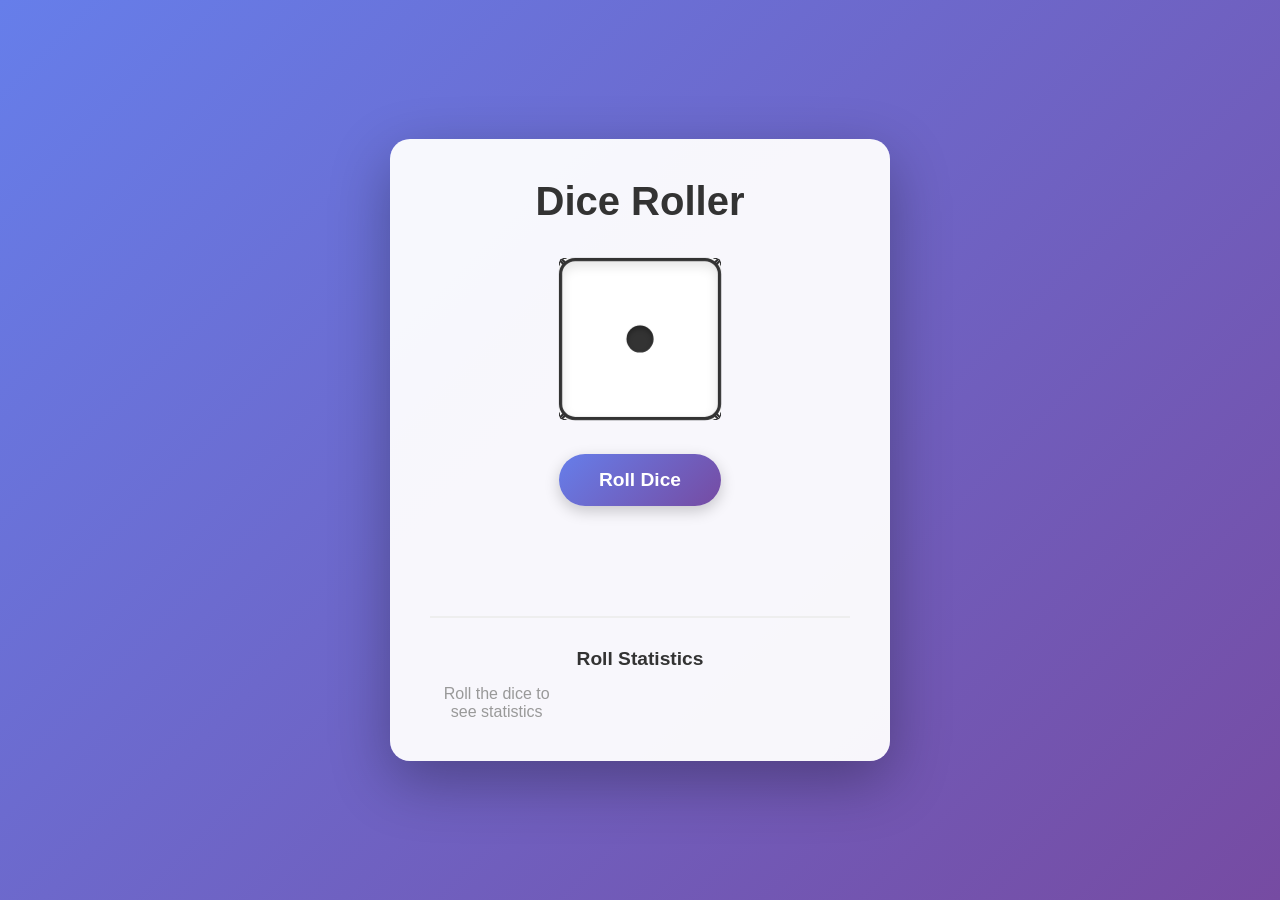
<file: public/index.html>
<!DOCTYPE html>
<html lang="en">
<head>
    <meta charset="UTF-8">
    <meta name="viewport" content="width=device-width, initial-scale=1.0">
    <title>Dice Roller</title>
    <link rel="stylesheet" href="style.css">
</head>
<body>
    <div class="container">
        <h1>Dice Roller</h1>
        <div class="dice-container">
            <div id="dice" class="dice">
                <div class="face front"></div>
                <div class="face back"></div>
                <div class="face right"></div>
                <div class="face left"></div>
                <div class="face top"></div>
                <div class="face bottom"></div>
            </div>
        </div>
        <button id="rollBtn" class="roll-btn">Roll Dice</button>
        <div class="result" id="result"></div>
        <div class="stats">
            <h3>Roll Statistics</h3>
            <div id="stats"></div>
        </div>
    </div>
    <script src="script.js"></script>
</body>
</html>
</file>
<file: public/style.css>
* {
    margin: 0;
    padding: 0;
    box-sizing: border-box;
}

body {
    font-family: 'Segoe UI', Tahoma, Geneva, Verdana, sans-serif;
    background: linear-gradient(135deg, #667eea 0%, #764ba2 100%);
    min-height: 100vh;
    display: flex;
    justify-content: center;
    align-items: center;
    padding: 20px;
}

.container {
    text-align: center;
    background: rgba(255, 255, 255, 0.95);
    padding: 40px;
    border-radius: 20px;
    box-shadow: 0 20px 60px rgba(0, 0, 0, 0.3);
    max-width: 500px;
    width: 100%;
}

h1 {
    color: #333;
    margin-bottom: 30px;
    font-size: 2.5em;
}

.dice-container {
    perspective: 1000px;
    margin: 40px auto;
    width: 150px;
    height: 150px;
}

.dice {
    width: 150px;
    height: 150px;
    position: relative;
    transform-style: preserve-3d;
    transition: transform 0.6s ease-out;
    cursor: pointer;
}

.dice:hover {
    transform: scale(1.05);
}

.face {
    position: absolute;
    width: 150px;
    height: 150px;
    background: white;
    border: 3px solid #333;
    border-radius: 15px;
    display: flex;
    flex-wrap: wrap;
    justify-content: space-evenly;
    align-items: center;
    padding: 20px;
    box-shadow: inset 0 5px 10px rgba(0, 0, 0, 0.1);
}

.face::before {
    content: '';
}

.dot {
    width: 25px;
    height: 25px;
    background: #333;
    border-radius: 50%;
    box-shadow: inset 0 3px 5px rgba(0, 0, 0, 0.3);
}

.front  { transform: rotateY(0deg) translateZ(75px); }
.back   { transform: rotateY(180deg) translateZ(75px); }
.right  { transform: rotateY(90deg) translateZ(75px); }
.left   { transform: rotateY(-90deg) translateZ(75px); }
.top    { transform: rotateX(90deg) translateZ(75px); }
.bottom { transform: rotateX(-90deg) translateZ(75px); }

.roll-btn {
    background: linear-gradient(135deg, #667eea 0%, #764ba2 100%);
    color: white;
    border: none;
    padding: 15px 40px;
    font-size: 1.2em;
    border-radius: 50px;
    cursor: pointer;
    transition: all 0.3s;
    box-shadow: 0 5px 15px rgba(0, 0, 0, 0.2);
    font-weight: bold;
}

.roll-btn:hover {
    transform: translateY(-2px);
    box-shadow: 0 7px 20px rgba(0, 0, 0, 0.3);
}

.roll-btn:active {
    transform: translateY(0);
}

.roll-btn:disabled {
    opacity: 0.6;
    cursor: not-allowed;
}

.result {
    margin-top: 30px;
    font-size: 1.5em;
    color: #667eea;
    font-weight: bold;
    min-height: 40px;
}

.stats {
    margin-top: 40px;
    padding-top: 30px;
    border-top: 2px solid #eee;
}

.stats h3 {
    color: #333;
    margin-bottom: 15px;
    font-size: 1.2em;
}

#stats {
    display: grid;
    grid-template-columns: repeat(3, 1fr);
    gap: 10px;
    margin-top: 15px;
}

.stat-item {
    background: #f5f5f5;
    padding: 10px;
    border-radius: 8px;
    font-size: 0.9em;
}

.stat-number {
    font-weight: bold;
    color: #667eea;
    font-size: 1.2em;
}

.rolling {
    animation: roll 0.6s ease-out;
}

@keyframes roll {
    0% { transform: rotateX(0) rotateY(0); }
    25% { transform: rotateX(180deg) rotateY(180deg); }
    50% { transform: rotateX(360deg) rotateY(360deg); }
    75% { transform: rotateX(540deg) rotateY(540deg); }
    100% { transform: rotateX(720deg) rotateY(720deg); }
}
</file>
